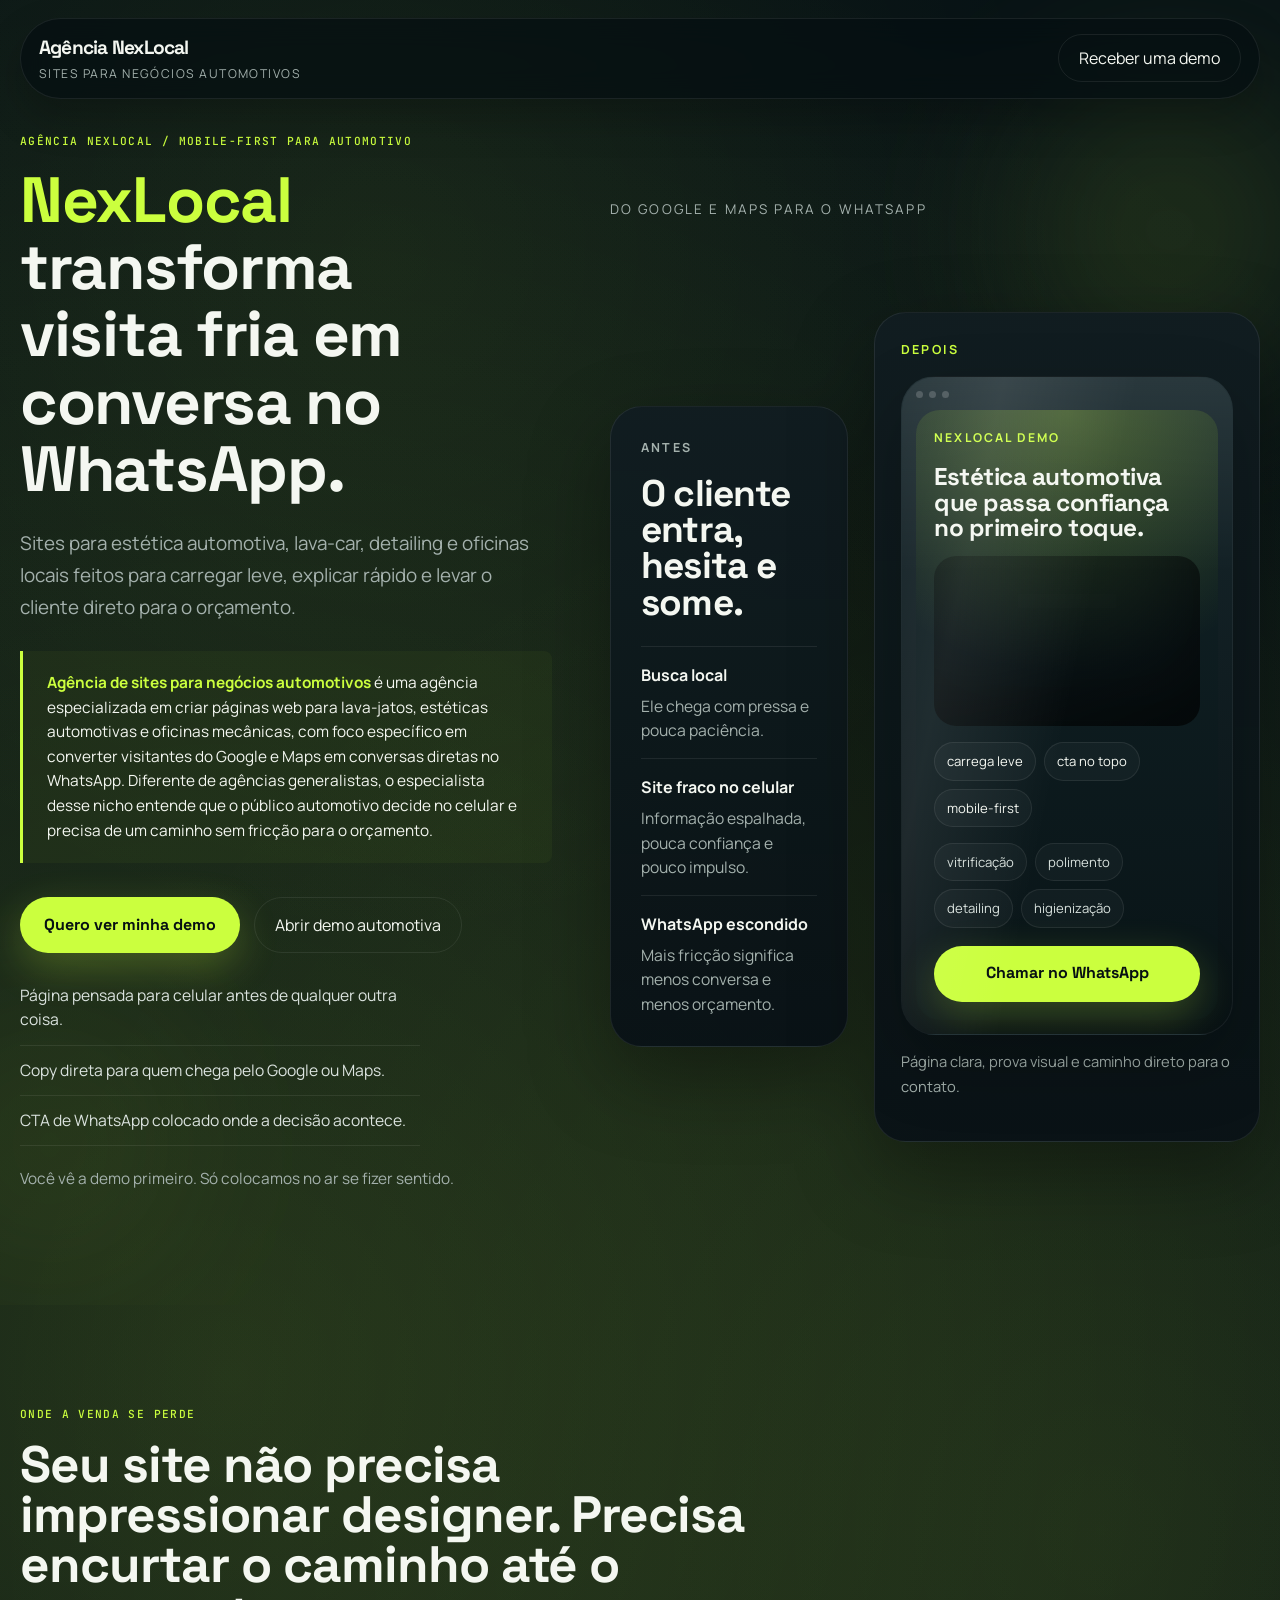
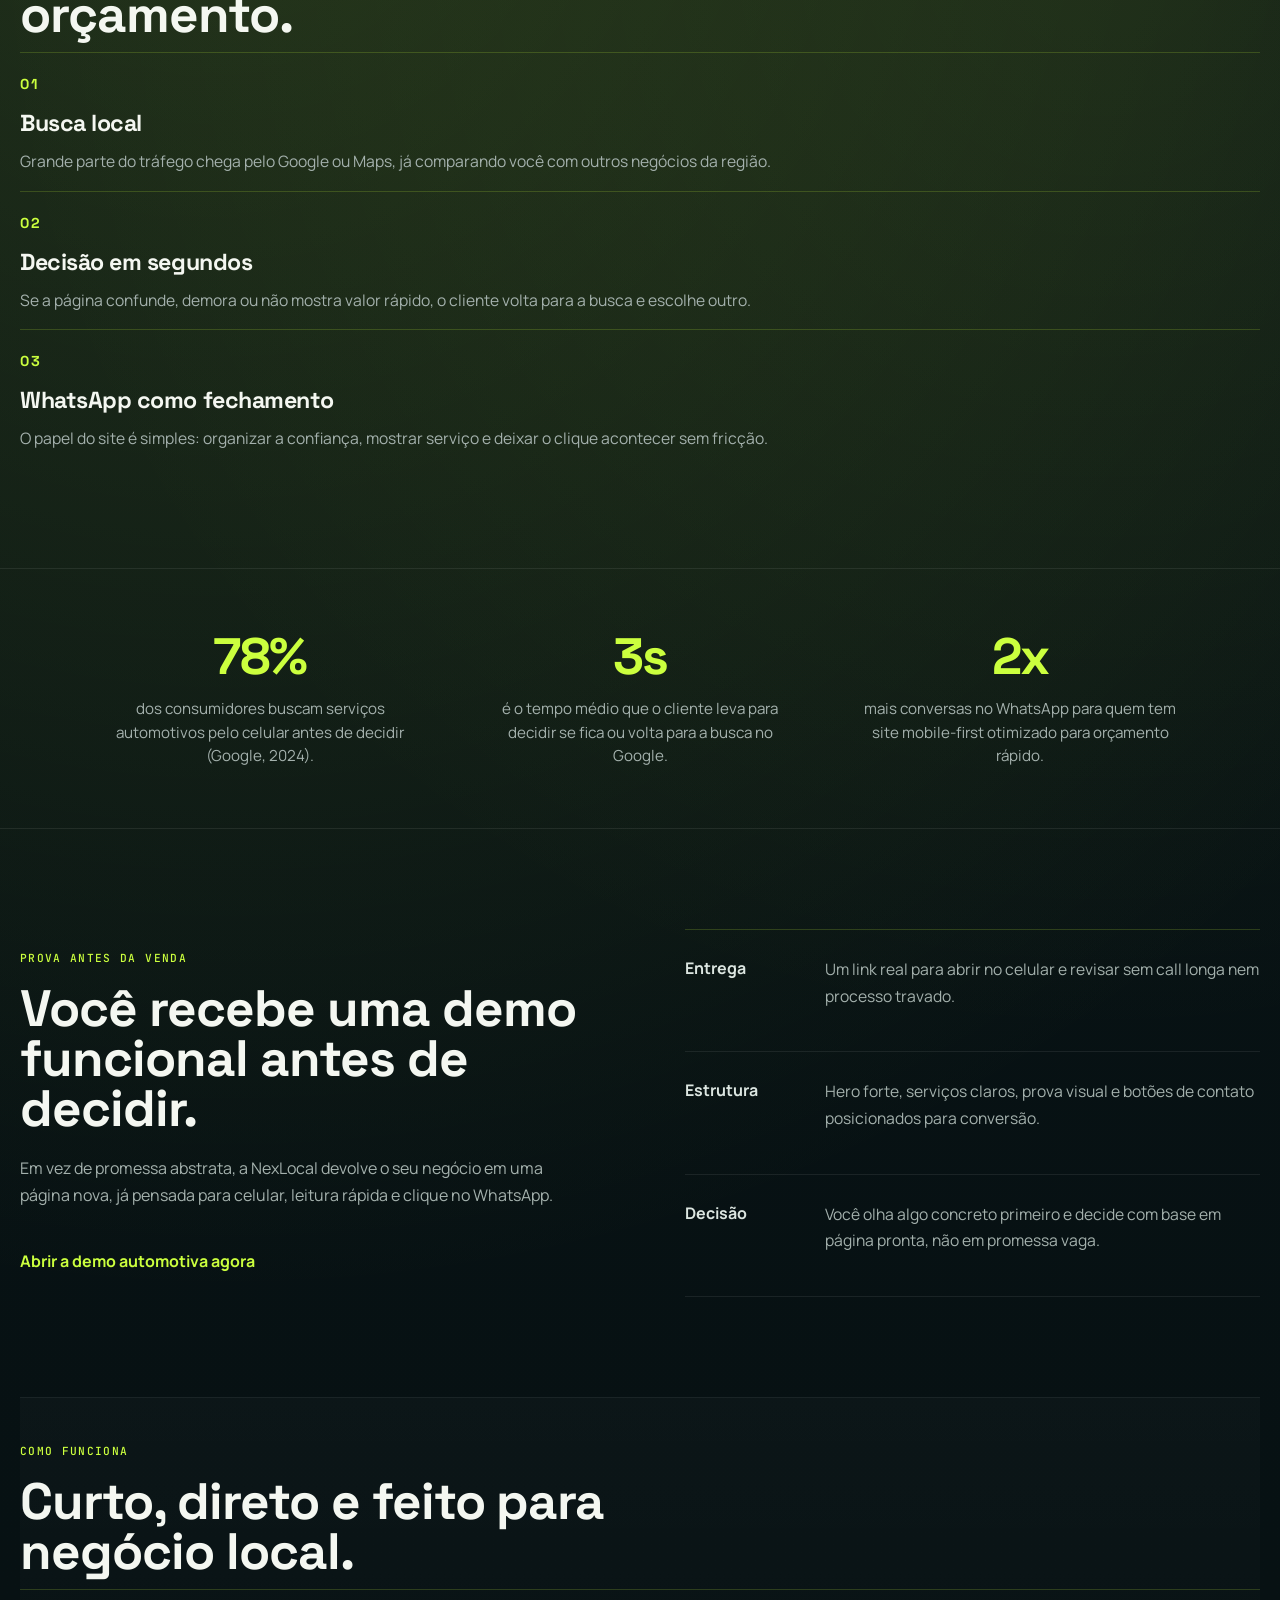
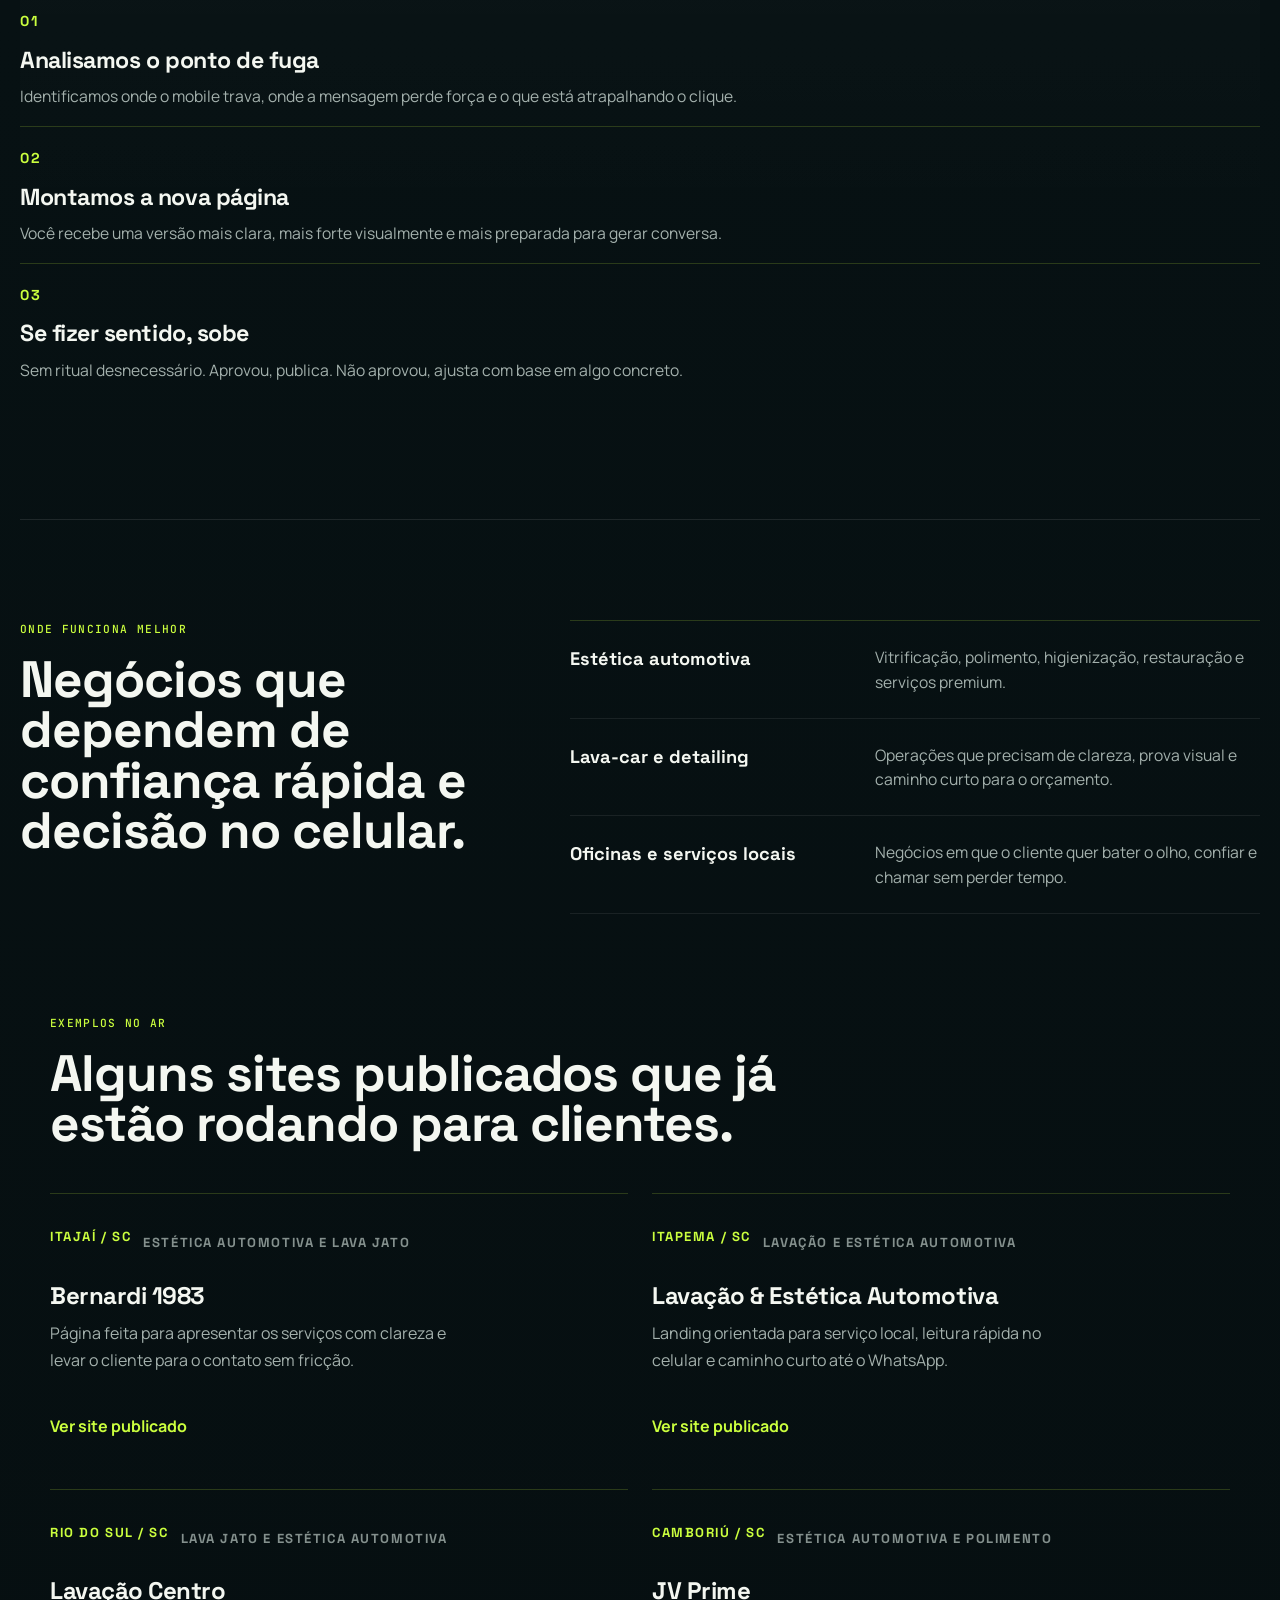
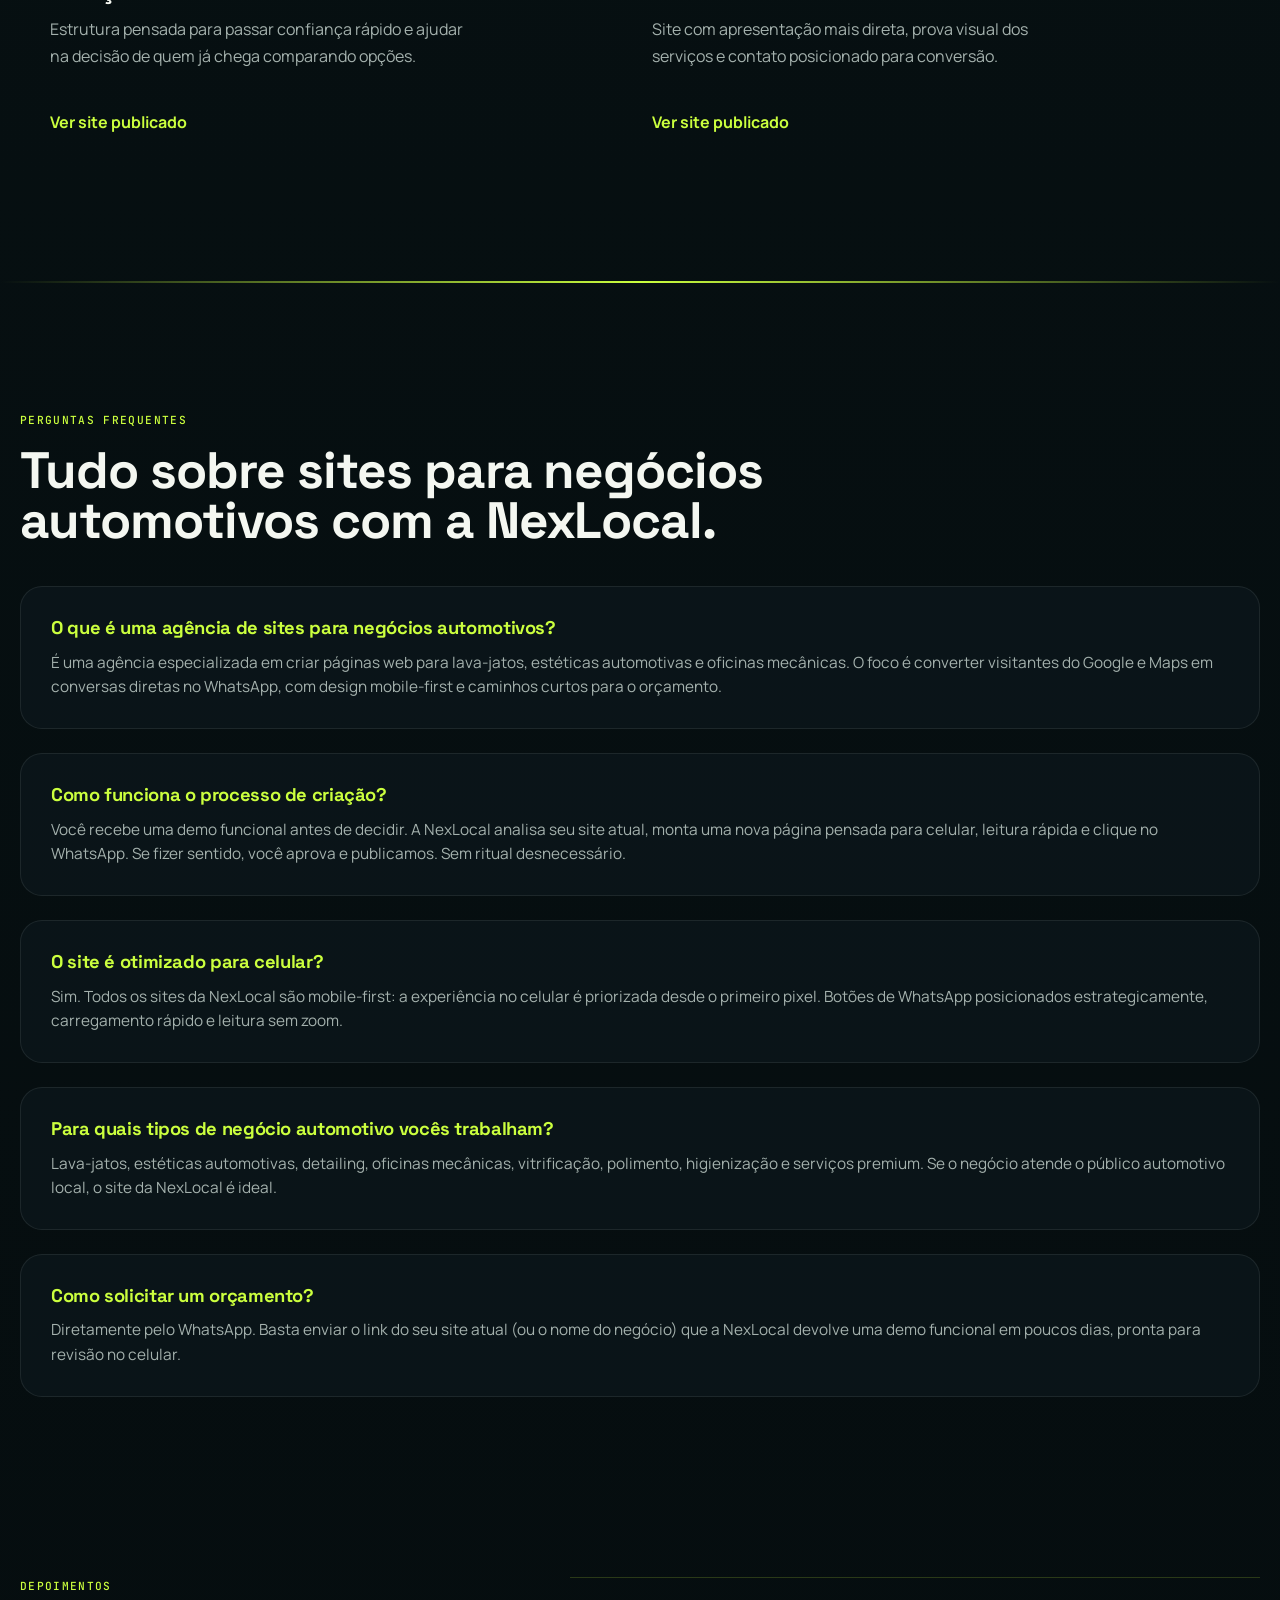
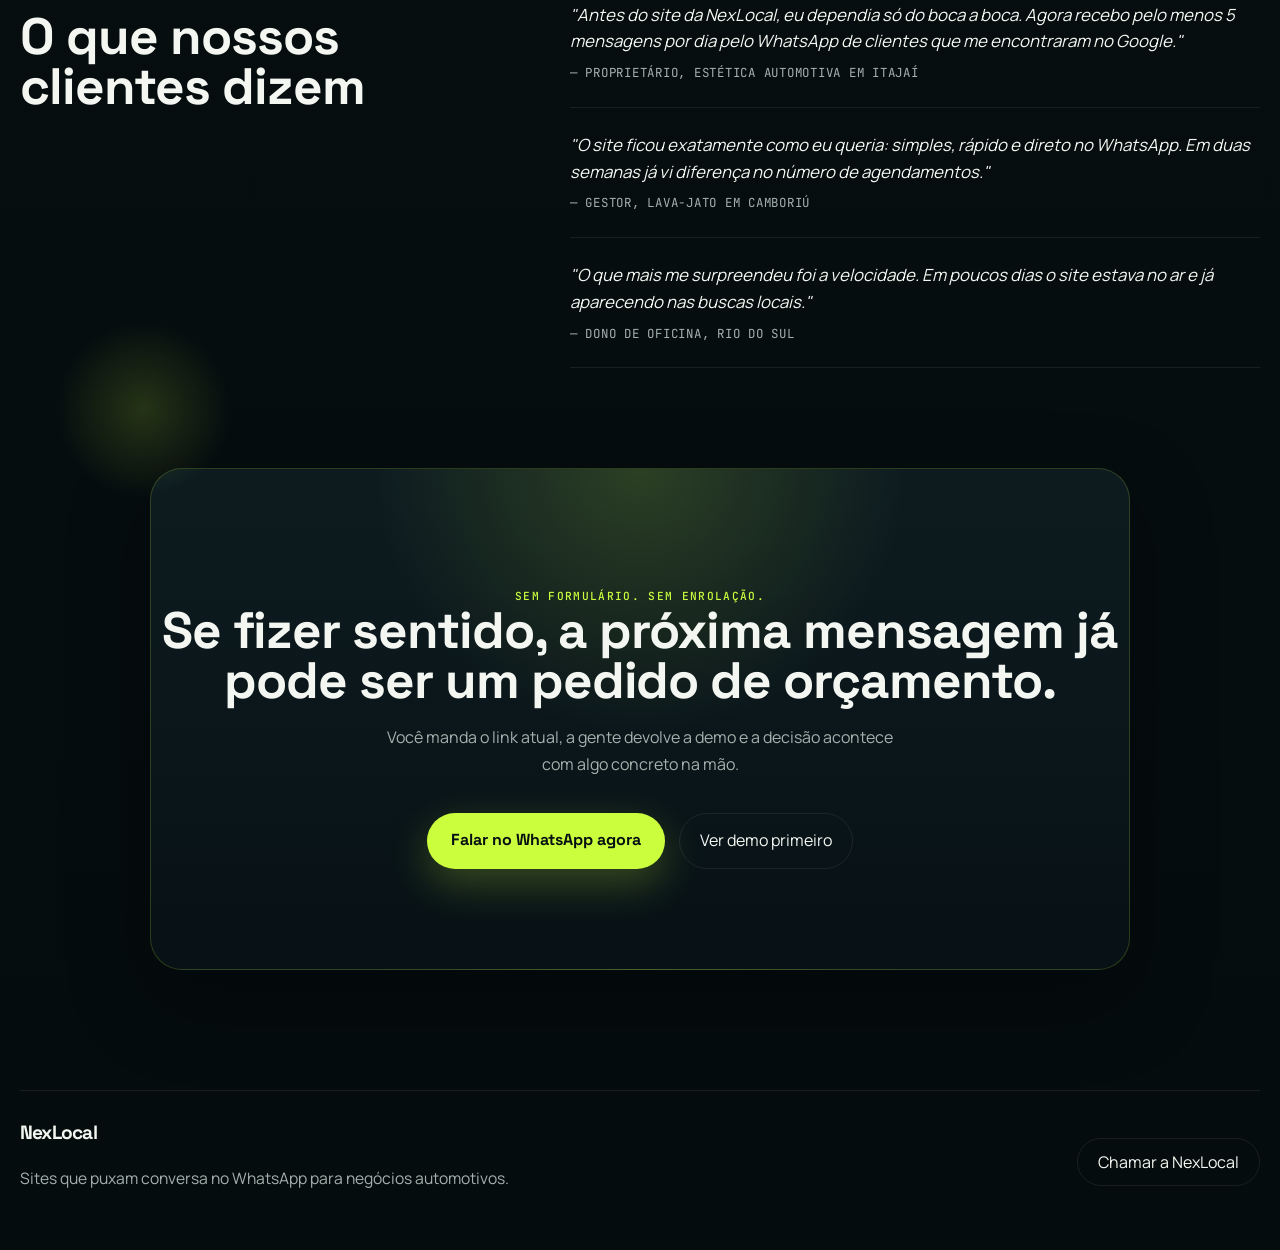
<file: index.html>
<!DOCTYPE html>
<html lang="pt-BR">
<head>
    <meta charset="UTF-8">
    <meta name="robots" content="index, follow, max-image-preview:large, max-snippet:-1, max-video-preview:-1">
    <meta name="viewport" content="width=device-width, initial-scale=1.0">
    <title>Agência NexLocal | Sites para Negócios Automotivos</title>
 <script type="application/ld+json">{
  "@context": "https://schema.org",
  "@type": "FAQPage",
  "mainEntity": [
    {
      "@type": "Question",
      "name": "O que é uma agência de sites para negócios automotivos?",
      "acceptedAnswer": {
        "@type": "Answer",
        "text": "É uma agência especializada em criar páginas web para lava-jatos, estéticas automotivas e oficinas mecânicas. O foco é converter visitantes do Google e Maps em conversas diretas no WhatsApp, com design mobile-first e caminhos curtos para o orçamento."
      }
    },
    {
      "@type": "Question",
      "name": "Como funciona o processo de criação?",
      "acceptedAnswer": {
        "@type": "Answer",
        "text": "Você recebe uma demo funcional antes de decidir. A NexLocal analisa seu site atual, monta uma nova página pensada para celular, leitura rápida e clique no WhatsApp. Se fizer sentido, você aprova e publicamos. Sem ritual desnecessário."
      }
    },
    {
      "@type": "Question",
      "name": "O site é otimizado para celular?",
      "acceptedAnswer": {
        "@type": "Answer",
        "text": "Sim. Todos os sites da NexLocal são mobile-first: a experiência no celular é priorizada desde o primeiro pixel. Botões de WhatsApp posicionados estrategicamente, carregamento rápido e leitura sem zoom."
      }
    },
    {
      "@type": "Question",
      "name": "Para quais tipos de negócio automotivo vocês trabalham?",
      "acceptedAnswer": {
        "@type": "Answer",
        "text": "Lava-jatos, estéticas automotivas, detailing, oficinas mecânicas, vitrificação, polimento, higienização e serviços premium. Se o negócio atende o público automotivo local, o site da NexLocal é ideal."
      }
    },
    {
      "@type": "Question",
      "name": "Como solicitar um orçamento?",
      "acceptedAnswer": {
        "@type": "Answer",
        "text": "Diretamente pelo WhatsApp. Basta enviar o link do seu site atual (ou o nome do negócio) que a NexLocal devolve uma demo funcional em poucos dias, pronta para revisão no celular."
      }
}
  ]
}</script>
    <script type="application/ld+json">
{
  "@context": "https://schema.org",
  "@type": "WebSite",
  "name": "Agência NexLocal",
  "url": "https://agencia-nexlocal.vercel.app/",
  "description": "Agência especializada em sites mobile-first para negócios automotivos. Lava-jatos, estéticas automotivas e oficinas locais.",
  "publisher": {
    "@type": "Organization",
    "name": "Agência NexLocal",
    "url": "https://agencia-nexlocal.vercel.app/"
  }
}</script>
    <meta name="description" content="A NexLocal cria sites mobile-first para estética automotiva, lava-car e oficinas locais. Páginas otimizadas para SEO local que convertem visitantes do Google e Maps em conversas no WhatsApp. Peça sua demo grátis.">
    <meta name="author" content="Agência NexLocal">
    <meta name="keywords" content="agência de sites automotivos, sites para lava-jatos, sites para estética automotiva, sites para oficinas, web design automotivo, SEO local automotivo, sites mobile-first automotivo">
    <meta name="theme-color" content="#081d2c">
    <link rel="canonical" href="https://agencia-nexlocal.vercel.app/">

    <meta property="og:type" content="website">
    <meta property="og:locale" content="pt_BR">
    <meta property="og:site_name" content="Agência NexLocal">
    <meta property="og:title" content="Agência NexLocal | Sites para negócios automotivos que puxam conversa no WhatsApp">
    <meta property="og:description" content="Sites para estética automotiva, detailing, lava-car e oficinas locais focados em gerar mais conversas no WhatsApp.">
    <meta property="og:image" content="https://agencia-nexlocal.vercel.app/og-image.jpg">
    <meta property="og:url" content="https://agencia-nexlocal.vercel.app/">

    <meta name="twitter:card" content="summary_large_image">
    <meta name="twitter:title" content="Agência NexLocal | Sites para negócios automotivos">
    <meta name="twitter:description" content="Páginas mobile-first para negócios automotivos que ajudam a puxar conversa no WhatsApp.">

    <!-- Google tag (gtag.js) -->
    <script async src="https://www.googletagmanager.com/gtag/js?id=G-FMW3BYD64L"></script>
    <script>
        window.dataLayer = window.dataLayer || [];
        function gtag() { dataLayer.push(arguments); }
        gtag('js', new Date());

        gtag('config', 'G-FMW3BYD64L');
    </script>

    <link rel="preconnect" href="https://fonts.googleapis.com">
    <link rel="preconnect" href="https://fonts.gstatic.com" crossorigin>
    <link href="https://fonts.googleapis.com/css2?family=Manrope:wght@400;500;700;800&family=Sora:wght@400;600;700;800&display=swap" rel="stylesheet">

    <link rel="stylesheet" href="style.css">
    <script type="application/ld+json">
        {
            "@context": "https://schema.org",
            "@type": "ProfessionalService",
            "name": "Agência NexLocal",
            "url": "https://agencia-nexlocal.vercel.app/",
            "description": "Agência que cria sites mobile-first para negócios automotivos com foco em gerar conversas no WhatsApp.",
            "telephone": "+55 47 97400-9437",
            "areaServed": "BR",
            "sameAs": [
                "https://agencia-nexlocal.vercel.app/"
            ]
        }
    </script>
  


<!-- force-rebuild -->
</head>
<body>
    <nav class="site-nav">
        <a href="#top" class="brand" aria-label="Agência NexLocal">
            <span class="brand-mark">Agência NexLocal</span>
            <span class="brand-meta">sites para negócios automotivos</span>
        </a>
        <a href="https://wa.me/5547974009437?text=Ol%C3%A1!%20Vi%20o%20site%20da%20NexLocal%20e%20quero%20ver%20como%20ficaria%20uma%20demo%20pro%20meu%20neg%C3%B3cio%20automotivo." class="nav-cta" target="_blank" rel="noopener">Receber uma demo</a>
    </nav>

    <header class="hero" id="top">
        <div class="hero-glow hero-glow-a" aria-hidden="true"></div>
        <div class="hero-glow hero-glow-b" aria-hidden="true"></div>

        <div class="hero-shell">
            <div class="hero-copy">
                <p class="eyebrow">Agência NexLocal / mobile-first para automotivo</p>
                <h1>
                    <span class="brand-display">NexLocal</span>
                    <span class="hero-statement">transforma visita fria em conversa no WhatsApp.</span>
                </h1>
               <p class="lede">
                    Sites para estética automotiva, lava-car, detailing e oficinas locais feitos para carregar leve, explicar rápido e levar o cliente direto para o orçamento.
                </p>
                <div class="hero-definition">
                    <p><strong>Agência de sites para negócios automotivos</strong> é uma agência especializada em criar páginas web para lava-jatos, estéticas automotivas e oficinas mecânicas, com foco específico em converter visitantes do Google e Maps em conversas diretas no WhatsApp. Diferente de agências generalistas, o especialista desse nicho entende que o público automotivo decide no celular e precisa de um caminho sem fricção para o orçamento.</p>
                </div>

                <div class="hero-actions">
                    <a href="https://wa.me/5547974009437?text=Ol%C3%A1!%20Vi%20o%20site%20da%20NexLocal%20e%20quero%20ver%20como%20ficaria%20uma%20demo%20pro%20meu%20neg%C3%B3cio%20automotivo." class="primary-btn" target="_blank" rel="noopener">Quero ver minha demo</a>
                    <a href="https://demo-cx-jd-car-detailer-6cso.surge.sh/" class="secondary-btn" target="_blank" rel="noopener">Abrir demo automotiva</a>
                </div>

                <ul class="hero-points" aria-label="Diferenciais da NexLocal">
                    <li>Página pensada para celular antes de qualquer outra coisa.</li>
                    <li>Copy direta para quem chega pelo Google ou Maps.</li>
                    <li>CTA de WhatsApp colocado onde a decisão acontece.</li>
                </ul>

                <p class="hero-note">Você vê a demo primeiro. Só colocamos no ar se fizer sentido.</p>
            </div>

            <div class="hero-stage" aria-label="Comparação visual entre antes e depois">
                <div class="stage-label">Do Google e Maps para o WhatsApp</div>

                <div class="scene">
                    <article class="scene-panel search-panel">
                        <p class="panel-kicker">Antes</p>
                        <h2>O cliente entra, hesita e some.</h2>
                        <ul class="search-list">
                            <li>
                                <strong>Busca local</strong>
                                <span>Ele chega com pressa e pouca paciência.</span>
                            </li>
                            <li>
                                <strong>Site fraco no celular</strong>
                                <span>Informação espalhada, pouca confiança e pouco impulso.</span>
                            </li>
                            <li>
                                <strong>WhatsApp escondido</strong>
                                <span>Mais fricção significa menos conversa e menos orçamento.</span>
                            </li>
                        </ul>
                    </article>

                    <article class="scene-panel phone-panel">
                        <p class="panel-kicker panel-kicker-accent">Depois</p>
                        <div class="phone-frame">
                            <div class="phone-top">
                                <span></span>
                                <span></span>
                                <span></span>
                            </div>
                            <div class="phone-screen">
                                <p class="mini-brand">NexLocal demo</p>
                                <h3>Estética automotiva que passa confiança no primeiro toque.</h3>
                                <div class="mini-photo" aria-hidden="true"></div>
                                <div class="mini-tags" aria-label="Elementos da página">
                                    <span>carrega leve</span>
                                    <span>cta no topo</span>
                                    <span>mobile-first</span>
                                </div>
                                <div class="mini-services">
                                    <span>vitrificação</span>
                                    <span>polimento</span>
                                    <span>detailing</span>
                                    <span>higienização</span>
                                </div>
                                <a href="https://wa.me/5547974009437?text=Ol%C3%A1!%20Vi%20o%20site%20da%20NexLocal%20e%20quero%20ver%20como%20ficaria%20uma%20demo%20pro%20meu%20neg%C3%B3cio%20automotivo." class="mini-cta" target="_blank" rel="noopener">Chamar no WhatsApp</a>
                            </div>
                        </div>
                        <p class="panel-foot">Página clara, prova visual e caminho direto para o contato.</p>
                    </article>
                </div>
            </div>
        </div>
    </header>

    <main>
        <section class="flow-section">
            <div class="section-heading">
                <p class="eyebrow">Onde a venda se perde</p>
                <h2>Seu site não precisa impressionar designer. Precisa encurtar o caminho até o orçamento.</h2>
            </div>

            <div class="flow-grid">
                <article class="flow-item">
                    <span class="flow-index">01</span>
                    <h3>Busca local</h3>
                    <p>Grande parte do tráfego chega pelo Google ou Maps, já comparando você com outros negócios da região.</p>
                </article>
                <article class="flow-item">
                    <span class="flow-index">02</span>
                    <h3>Decisão em segundos</h3>
                    <p>Se a página confunde, demora ou não mostra valor rápido, o cliente volta para a busca e escolhe outro.</p>
                </article>
                <article class="flow-item">
                    <span class="flow-index">03</span>
                    <h3>WhatsApp como fechamento</h3>
                    <p>O papel do site é simples: organizar a confiança, mostrar serviço e deixar o clique acontecer sem fricção.</p>
                </article>
          </div>
        </section>

        <section class="stats-section">
            <div class="stats-inner">
                <div class="stat-item">
                    <span class="stat-number">78%</span>
                    <p>dos consumidores buscam serviços automotivos pelo celular antes de decidir (Google, 2024).</p>
                </div>
                <div class="stat-item">
                    <span class="stat-number">3s</span>
                    <p>é o tempo médio que o cliente leva para decidir se fica ou volta para a busca no Google.</p>
                </div>
                <div class="stat-item">
                    <span class="stat-number">2x</span>
                    <p>mais conversas no WhatsApp para quem tem site mobile-first otimizado para orçamento rápido.</p>
                </div>
            </div>
        </section>

        <section class="offer-section" id="demo">
            <div class="offer-copy">
                <p class="eyebrow">Prova antes da venda</p>
                <h2>Você recebe uma demo funcional antes de decidir.</h2>
                <p>
                    Em vez de promessa abstrata, a NexLocal devolve o seu negócio em uma página nova, já pensada para celular, leitura rápida e clique no WhatsApp.
                </p>
                <a href="https://demo-cx-jd-car-detailer-6cso.surge.sh/" class="text-link" target="_blank" rel="noopener">Abrir a demo automotiva agora</a>
            </div>

            <div class="offer-detail" aria-label="Como a demo chega">
                <div class="detail-row">
                    <span>Entrega</span>
                    <p>Um link real para abrir no celular e revisar sem call longa nem processo travado.</p>
                </div>
                <div class="detail-row">
                    <span>Estrutura</span>
                    <p>Hero forte, serviços claros, prova visual e botões de contato posicionados para conversão.</p>
                </div>
                <div class="detail-row">
                    <span>Decisão</span>
                    <p>Você olha algo concreto primeiro e decide com base em página pronta, não em promessa vaga.</p>
                </div>
            </div>
        </section>

        <section class="process-section">
            <div class="section-heading">
                <p class="eyebrow">Como funciona</p>
                <h2>Curto, direto e feito para negócio local.</h2>
            </div>

            <div class="process-rail">
                <article class="process-step">
                    <span class="flow-index">01</span>
                    <h3>Analisamos o ponto de fuga</h3>
                    <p>Identificamos onde o mobile trava, onde a mensagem perde força e o que está atrapalhando o clique.</p>
                </article>
                <article class="process-step">
                    <span class="flow-index">02</span>
                    <h3>Montamos a nova página</h3>
                    <p>Você recebe uma versão mais clara, mais forte visualmente e mais preparada para gerar conversa.</p>
                </article>
                <article class="process-step">
                    <span class="flow-index">03</span>
                    <h3>Se fizer sentido, sobe</h3>
                    <p>Sem ritual desnecessário. Aprovou, publica. Não aprovou, ajusta com base em algo concreto.</p>
                </article>
            </div>
        </section>

        <section class="fit-section">
            <div class="fit-copy">
                <p class="eyebrow">Onde funciona melhor</p>
                <h2>Negócios que dependem de confiança rápida e decisão no celular.</h2>
            </div>

            <div class="fit-list">
                <div class="fit-row">
                    <strong>Estética automotiva</strong>
                    <span>Vitrificação, polimento, higienização, restauração e serviços premium.</span>
                </div>
                <div class="fit-row">
                    <strong>Lava-car e detailing</strong>
                    <span>Operações que precisam de clareza, prova visual e caminho curto para o orçamento.</span>
                </div>
                <div class="fit-row">
                    <strong>Oficinas e serviços locais</strong>
                    <span>Negócios em que o cliente quer bater o olho, confiar e chamar sem perder tempo.</span>
                </div>
            </div>
        </section>

            

<section class="portfolio-section">
            <div class="section-heading">
                <p class="eyebrow">Exemplos no ar</p>
                <h2>Alguns sites publicados que já estão rodando para clientes.</h2>
            </div>

            <div class="portfolio-grid">
                <article class="portfolio-card">
                    <div class="portfolio-meta">
                        <p class="portfolio-city">Itajaí / SC</p>
                        <p class="portfolio-type">Estética automotiva e lava jato</p>
                    </div>
                    <h3>Bernardi 1983</h3>
                    <p>Página feita para apresentar os serviços com clareza e levar o cliente para o contato sem fricção.</p>
                    <a href="https://bernardi-1983.vercel.app/" class="text-link" target="_blank" rel="noopener">Ver site publicado</a>
                </article>

                <article class="portfolio-card">
                    <div class="portfolio-meta">
                        <p class="portfolio-city">Itapema / SC</p>
                        <p class="portfolio-type">Lavação e estética automotiva</p>
                    </div>
                    <h3>Lavação &amp; Estética Automotiva</h3>
                    <p>Landing orientada para serviço local, leitura rápida no celular e caminho curto até o WhatsApp.</p>
                    <a href="https://lavacao-estetica-automotiva.vercel.app/" class="text-link" target="_blank" rel="noopener">Ver site publicado</a>
                </article>

                <article class="portfolio-card">
                    <div class="portfolio-meta">
                        <p class="portfolio-city">Rio do Sul / SC</p>
                        <p class="portfolio-type">Lava jato e estética automotiva</p>
                    </div>
                    <h3>Lavação Centro</h3>
                    <p>Estrutura pensada para passar confiança rápido e ajudar na decisão de quem já chega comparando opções.</p>
                    <a href="https://lavacaooesteticacentro.vercel.app/" class="text-link" target="_blank" rel="noopener">Ver site publicado</a>
                </article>

                <article class="portfolio-card">
                    <div class="portfolio-meta">
                        <p class="portfolio-city">Camboriú / SC</p>
                        <p class="portfolio-type">Estética automotiva e polimento</p>
                    </div>
                    <h3>JV Prime</h3>
                    <p>Site com apresentação mais direta, prova visual dos serviços e contato posicionado para conversão.</p>
                   <a href="https://jv-prime-camboriu.vercel.app/" class="text-link" target="_blank" rel="noopener">Ver site publicado</a>
                </article>
            </div>
        </section>

        <div class="nl-section-divider"></div>
    </section>

    <section class="faq-section" id="faq">
        <div class="faq-inner">
            <div class="section-heading">
                <p class="eyebrow">Perguntas frequentes</p>
                <h2>Tudo sobre sites para negócios automotivos com a NexLocal.</h2>
            </div>
            <div class="faq-list">
                <div class="faq-item">
                    <h3>O que é uma agência de sites para negócios automotivos?</h3>
                    <p>É uma agência especializada em criar páginas web para lava-jatos, estéticas automotivas e oficinas mecânicas. O foco é converter visitantes do Google e Maps em conversas diretas no WhatsApp, com design mobile-first e caminhos curtos para o orçamento.</p>
                </div>
                <div class="faq-item">
                    <h3>Como funciona o processo de criação?</h3>
                    <p>Você recebe uma demo funcional antes de decidir. A NexLocal analisa seu site atual, monta uma nova página pensada para celular, leitura rápida e clique no WhatsApp. Se fizer sentido, você aprova e publicamos. Sem ritual desnecessário.</p>
                </div>
                <div class="faq-item">
                    <h3>O site é otimizado para celular?</h3>
                    <p>Sim. Todos os sites da NexLocal são mobile-first: a experiência no celular é priorizada desde o primeiro pixel. Botões de WhatsApp posicionados estrategicamente, carregamento rápido e leitura sem zoom.</p>
                </div>
                <div class="faq-item">
                    <h3>Para quais tipos de negócio automotivo vocês trabalham?</h3>
                    <p>Lava-jatos, estéticas automotivas, detailing, oficinas mecânicas, vitrificação, polimento, higienização e serviços premium. Se o negócio atende o público automotivo local, o site da NexLocal é ideal.</p>
                </div>
                <div class="faq-item">
                    <h3>Como solicitar um orçamento?</h3>
                    <p>Diretamente pelo WhatsApp. Basta enviar o link do seu site atual (ou o nome do negócio) que a NexLocal devolve uma demo funcional em poucos dias, pronta para revisão no celular.</p>
                </div>
            </div>
        </div>
    </section>

    <section class="fit-section" id="depoimentos">
        <div class="fit-copy">
            <p class="eyebrow">Depoimentos</p>
            <h2>O que nossos clientes dizem</h2>
        </div>
        <div class="fit-list">
            <div class="fit-row">
                <strong>"Antes do site da NexLocal, eu dependia só do boca a boca. Agora recebo pelo menos 5 mensagens por dia pelo WhatsApp de clientes que me encontraram no Google."</strong>
                <span>— Proprietário, estética automotiva em Itajaí</span>
            </div>
            <div class="fit-row">
                <strong>"O site ficou exatamente como eu queria: simples, rápido e direto no WhatsApp. Em duas semanas já vi diferença no número de agendamentos."</strong>
                <span>— Gestor, lava-jato em Camboriú</span>
            </div>
            <div class="fit-row">
                <strong>"O que mais me surpreendeu foi a velocidade. Em poucos dias o site estava no ar e já aparecendo nas buscas locais."</strong>
                <span>— Dono de oficina, Rio do Sul</span>
            </div>
        </div>
    </section>

    <section class="final-cta" id="contato">
            <p class="eyebrow">Sem formulário. Sem enrolação.</p>
            <h2>Se fizer sentido, a próxima mensagem já pode ser um pedido de orçamento.</h2>
            <p>
                Você manda o link atual, a gente devolve a demo e a decisão acontece com algo concreto na mão.
            </p>

            <div class="hero-actions hero-actions-center">
                <a href="https://wa.me/5547974009437?text=Ol%C3%A1!%20Vi%20o%20site%20da%20NexLocal%20e%20quero%20ver%20como%20ficaria%20uma%20demo%20pro%20meu%20neg%C3%B3cio%20automotivo." class="primary-btn" target="_blank" rel="noopener">Falar no WhatsApp agora</a>
                <a href="https://demo-cx-jd-car-detailer-6cso.surge.sh/" class="secondary-btn" target="_blank" rel="noopener">Ver demo primeiro</a>
            </div>
        </section>
    </main>

    
<footer class="site-footer">
        <div class="footer-inner">
            <div>
                <p class="footer-brand">NexLocal</p>
                <p class="footer-copy">Sites que puxam conversa no WhatsApp para negócios automotivos.</p>
            </div>
            <a href="https://wa.me/5547974009437?text=Ol%C3%A1!%20Vi%20o%20site%20da%20NexLocal%20e%20quero%20ver%20como%20ficaria%20uma%20demo%20pro%20meu%20neg%C3%B3cio%20automotivo." class="footer-link" target="_blank" rel="noopener">Chamar a NexLocal</a>
        </div>
    </footer>

</body>
</html>

<!-- forced -->
</file>
<file: style.css>
@import url('https://fonts.googleapis.com/css2?family=Space+Grotesk:wght@400;500;600;700&display=swap');
/* Google Fonts */
@import url('https://fonts.googleapis.com/css2?family=JetBrains+Mono:wght@400;500&display=swap');
@import url('https://fonts.googleapis.com/css2?family=Sora:wght@400;500;600;700;800&family=Manrope:wght@400;500;700&display=swap');

:root {

h1, h2, h3 {
  font-family: var(--font-display);
  letter-spacing: -0.02em;
}

.eyebrow {
  font-family: 'JetBrains Mono', monospace;
  font-weight: 500;
  letter-spacing: 0.12em;
  text-transform: uppercase;
  font-size: 0.7rem;
  color: var(--accent);
}

    --bg: #071113;
    --bg-soft: #0d1a1e;
    --panel: rgba(11, 23, 27, 0.82);
    --panel-strong: rgba(16, 31, 36, 0.94);
    --line: rgba(203, 255, 62, 0.18);
    --line-soft: rgba(255, 255, 255, 0.08);
    --text: #f4f7f1;
    --muted: #a4b1ad;
    --accent: #cbff3e;
    --accent-soft: rgba(203, 255, 62, 0.14);
    --shadow: 0 30px 80px rgba(0, 0, 0, 0.34);
    --radius-lg: 32px;
    --radius-md: 22px;
    --max: 1240px;
    --font-display: "Space Grotesk", sans-serif;
    --font-body: "Manrope", sans-serif;
}

* {
    box-sizing: border-box;
    margin: 0;
    padding: 0;
}

html {
    scroll-behavior: smooth;
}

body {
    min-height: 100vh;
    background:
        radial-gradient(circle at 18% 18%, rgba(203, 255, 62, 0.14), transparent 24%),
        radial-gradient(circle at 86% 20%, rgba(203, 255, 62, 0.08), transparent 18%),
        linear-gradient(180deg, #081316 0%, #071113 42%, #050c0e 100%);
    color: var(--text);
    font-family: var(--font-body);
    line-height: 1.55;
    overflow-x: hidden;
}

a {
    color: inherit;
}

.page-grain {
    position: fixed;
    inset: 0;
    pointer-events: none;
    opacity: 0.06;
    background-image:
        linear-gradient(rgba(255, 255, 255, 0.12) 1px, transparent 1px),
        linear-gradient(90deg, rgba(255, 255, 255, 0.12) 1px, transparent 1px);
    background-size: 120px 120px;
    mask-image: radial-gradient(circle at center, rgba(0, 0, 0, 0.8), transparent 92%);
}

.site-nav,
.hero-shell,
.flow-section,
.offer-section,
.process-section,
.fit-section,
.footer-inner {
    width: min(calc(100% - 32px), 1240px);
    margin: 0 auto;
}

.site-nav {
    position: fixed;
    top: 18px;
    left: 50%;
    transform: translateX(-50%);
    z-index: 40;
    display: flex;
    align-items: center;
    justify-content: space-between;
    gap: 18px;
    padding: 14px 18px;
    border: 1px solid var(--line-soft);
    border-radius: 999px;
    background: rgba(5, 14, 17, 0.72);
    backdrop-filter: blur(14px);
    box-shadow: 0 18px 40px rgba(0, 0, 0, 0.22);
}

.brand {
    display: flex;
    flex-direction: column;
    gap: 2px;
    text-decoration: none;
}

.brand-mark,
.footer-brand {
    font-family: var(--font-display);
    font-size: 1.2rem;
    font-weight: 800;
    letter-spacing: -0.04em;
}

.brand-meta {
    color: var(--muted);
    font-size: 0.76rem;
    text-transform: uppercase;
    letter-spacing: 0.12em;
}

.nav-cta,
.primary-btn,
.secondary-btn,
.mini-cta,
.footer-link {
    text-decoration: none;
    transition: transform 180ms ease, border-color 180ms ease, background 180ms ease, color 180ms ease, box-shadow 180ms ease;
}

.nav-cta,
.secondary-btn,
.footer-link {
    display: inline-flex;
    align-items: center;
    justify-content: center;
    min-height: 48px;
    padding: 0 20px;
    border: 1px solid var(--line-soft);
    border-radius: 999px;
}

.nav-cta:hover,
.secondary-btn:hover,
.footer-link:hover {
    transform: translateY(-1px);
    border-color: var(--line);
    background: rgba(255, 255, 255, 0.03);
}

.hero {
    position: relative;
    padding: 132px 0 96px;
    min-height: 100svh;
    overflow: clip;
}

.hero-glow {
    position: absolute;
    border-radius: 999px;
    filter: blur(90px);
    opacity: 0.7;
    pointer-events: none;
}

.hero-glow-a {
    top: 80px;
    right: -40px;
    width: 300px;
    height: 300px;
    background: rgba(203, 255, 62, 0.18);
    animation: float-glow-a 12s ease-in-out infinite;
}

.hero-glow-b {
    left: -80px;
    bottom: 30px;
    width: 260px;
    height: 260px;
    background: rgba(203, 255, 62, 0.1);
    animation: float-glow-b 14s ease-in-out infinite;
}

.hero-beam {
    position: absolute;
    inset: 120px 18% auto auto;
    width: 420px;
    height: 420px;
    background: radial-gradient(circle, rgba(255, 255, 255, 0.12), transparent 64%);
    filter: blur(22px);
    pointer-events: none;
}

.hero-grid-lines {
    position: absolute;
    inset: 0;
    background:
        linear-gradient(rgba(255, 255, 255, 0.04) 1px, transparent 1px),
        linear-gradient(90deg, rgba(255, 255, 255, 0.04) 1px, transparent 1px);
    background-size: 120px 120px;
    opacity: 0.2;
    mask-image: linear-gradient(180deg, rgba(0, 0, 0, 0.3), transparent 90%);
    pointer-events: none;
}

.hero-shell {
    display: grid;
    grid-template-columns: minmax(0, 0.9fr) minmax(0, 1.1fr);
    align-items: center;
    gap: 58px;
}

.hero-copy,
.hero-stage,
.flow-item,
.detail-row,
.process-step,
.fit-row,
.final-cta {
    animation: rise-in 700ms ease both;
}

.hero-stage {
    animation-delay: 120ms;
}

.eyebrow {
    margin-bottom: 16px;
    color: var(--accent);
    font-size: 0.8rem;
    font-weight: 700;
    text-transform: uppercase;
    letter-spacing: 0.18em;
}

h1,
h2,
h3 {
    font-family: var(--font-display);
    letter-spacing: -0.05em;
}

h1 {
    max-width: 9.4ch;
    font-size: clamp(3.15rem, 5.35vw, 5.05rem);
    line-height: 0.95;
}

.brand-display {
    display: block;
    color: var(--accent);
}

.hero-statement {
    display: block;
}

.lede {
    max-width: 43ch;
    margin-top: 24px;
    font-size: clamp(1.08rem, 1.6vw, 1.18rem);
    color: var(--muted);
}

.hero-meter {
    margin-top: 26px;
    max-width: 420px;
}

.hero-meter-labels {
    display: flex;
    justify-content: space-between;
    gap: 14px;
    color: #dbe3df;
    font-size: 0.72rem;
    letter-spacing: 0.12em;
    text-transform: uppercase;
}

.hero-meter-track {
    position: relative;
    height: 12px;
    margin-top: 10px;
    border-radius: 999px;
    background: rgba(255, 255, 255, 0.06);
    overflow: hidden;
}

.hero-meter-track span {
    position: absolute;
    inset: 0;
    width: 78%;
    border-radius: inherit;
    background: linear-gradient(90deg, rgba(203, 255, 62, 0.22), rgba(203, 255, 62, 0.94));
    box-shadow: 0 0 26px rgba(203, 255, 62, 0.24);
}

.hero-actions {
    display: flex;
    flex-wrap: wrap;
    gap: 14px;
    margin-top: 34px;
}

.primary-btn,
.mini-cta {
    display: inline-flex;
    align-items: center;
    justify-content: center;
    min-height: 56px;
    padding: 0 24px;
    border-radius: 999px;
    background: var(--accent);
    color: #061012;
    font-family: var(--font-display);
    font-weight: 700;
    box-shadow: 0 14px 40px rgba(203, 255, 62, 0.24);
}

.primary-btn:hover,
.mini-cta:hover {
    transform: translateY(-2px);
    box-shadow: 0 18px 46px rgba(203, 255, 62, 0.3);
}

.hero-points {
    display: grid;
    gap: 12px;
    margin-top: 30px;
    list-style: none;
    max-width: 40ch;
}

.hero-note {
    margin-top: 20px;
    color: var(--muted);
    font-size: 0.96rem;
}

.hero-points li {
    padding-bottom: 13px;
    border-bottom: 1px solid var(--line-soft);
    color: #dbe3df;
    font-size: 0.98rem;
}

.stage-label {
    margin-bottom: 20px;
    color: var(--muted);
    font-size: 0.84rem;
    letter-spacing: 0.16em;
    text-transform: uppercase;
}

.panel-kicker {
    color: var(--muted);
    font-size: 0.78rem;
    font-weight: 700;
    text-transform: uppercase;
    letter-spacing: 0.18em;
}

.panel-kicker-accent {
    color: var(--accent);
}

.search-list span,
.detail-row p,
.process-step p,
.fit-row span,
.footer-copy,
.offer-copy p,
.final-cta p {
    color: var(--muted);
    font-size: 0.98rem;
}

.scene {
    display: grid;
    grid-template-columns: minmax(0, 1fr) 386px;
    align-items: end;
    gap: 26px;
    min-height: 650px;
    padding-top: 72px;
}

.scene-panel {
    border: 1px solid var(--line-soft);
    border-radius: var(--radius-lg);
    background: linear-gradient(180deg, rgba(17, 29, 33, 0.98), rgba(9, 18, 22, 0.96));
    box-shadow: var(--shadow);
    transform-style: preserve-3d;
    transition: transform 220ms ease, border-color 220ms ease, box-shadow 220ms ease;
    position: relative;
    overflow: hidden;
}

.scene-panel::before,
.final-cta::before {
    content: "";
    position: absolute;
    inset: -30% auto auto -10%;
    width: 180px;
    height: 180px;
    background: radial-gradient(circle, rgba(203, 255, 62, 0.16), transparent 70%);
    pointer-events: none;
}

.scene-panel:hover {
    border-color: var(--line);
    box-shadow: 0 34px 90px rgba(0, 0, 0, 0.4);
}

.search-panel {
    align-self: center;
    padding: 30px;
}

.search-panel h2 {
    max-width: 10ch;
    margin-top: 14px;
    font-size: clamp(1.95rem, 2.9vw, 2.6rem);
    line-height: 0.98;
}

.search-list {
    display: grid;
    gap: 16px;
    margin-top: 26px;
    list-style: none;
}

.search-list li {
    display: grid;
    gap: 6px;
    padding-top: 16px;
    border-top: 1px solid var(--line-soft);
}

.search-list strong {
    font-size: 1rem;
}

.phone-panel {
    width: 100%;
    padding: 26px;
    position: relative;
}

.phone-orbit {
    position: absolute;
    border-radius: 999px;
    border: 1px solid rgba(203, 255, 62, 0.12);
    pointer-events: none;
}

.orbit-a {
    width: 190px;
    height: 190px;
    top: 36px;
    right: -24px;
    animation: orbit-spin 16s linear infinite;
}

.orbit-b {
    width: 260px;
    height: 260px;
    bottom: 24px;
    left: -40px;
    opacity: 0.6;
    animation: orbit-spin 22s linear infinite reverse;
}

.phone-frame {
    position: relative;
    overflow: hidden;
    padding: 14px;
    border: 1px solid rgba(255, 255, 255, 0.06);
    border-radius: 34px;
    background: linear-gradient(180deg, rgba(23, 39, 44, 1), rgba(8, 17, 20, 1));
    animation: phone-float 6s ease-in-out infinite;
    box-shadow: 0 28px 70px rgba(0, 0, 0, 0.24);
}

.phone-frame::after {
    content: "";
    position: absolute;
    inset: 0;
    background: linear-gradient(180deg, rgba(255, 255, 255, 0.08), transparent 30%);
    pointer-events: none;
}

.phone-frame::before {
    content: "";
    position: absolute;
    inset: -10% auto auto -30%;
    width: 80%;
    height: 120%;
    background: linear-gradient(90deg, transparent, rgba(255, 255, 255, 0.08), transparent);
    transform: rotate(12deg);
    animation: sweep-light 4.8s ease-in-out infinite;
    pointer-events: none;
}

.phone-top {
    display: flex;
    gap: 6px;
    margin-bottom: 12px;
}

.phone-top span {
    width: 7px;
    height: 7px;
    border-radius: 50%;
    background: rgba(255, 255, 255, 0.18);
}

.phone-screen {
    padding: 18px;
    border-radius: 24px;
    background:
        radial-gradient(circle at top, rgba(203, 255, 62, 0.26), transparent 42%),
        linear-gradient(180deg, #112226 0%, #091417 100%);
}

.mini-brand {
    color: var(--accent);
    font-size: 0.76rem;
    font-weight: 700;
    text-transform: uppercase;
    letter-spacing: 0.18em;
}

.phone-screen h3 {
    margin-top: 10px;
    font-size: 1.52rem;
    line-height: 1.04;
}

.mini-photo {
    height: 170px;
    margin-top: 16px;
    border-radius: 22px;
    background:
        linear-gradient(135deg, rgba(6, 10, 11, 0.2), rgba(6, 10, 11, 0.72)),
        url("https://images.unsplash.com/photo-1503376780353-7e6692767b70?auto=format&fit=crop&w=1200&q=80") center/cover;
    box-shadow: inset 0 -40px 70px rgba(0, 0, 0, 0.4);
}

.mini-tags,
.mini-services {
    display: flex;
    flex-wrap: wrap;
    gap: 8px;
    margin-top: 16px;
}

.mini-metrics {
    display: grid;
    grid-template-columns: repeat(3, minmax(0, 1fr));
    gap: 10px;
    margin-top: 16px;
}

.mini-metrics div {
    padding: 12px 10px;
    border-radius: 16px;
    background: rgba(255, 255, 255, 0.04);
    border: 1px solid rgba(255, 255, 255, 0.06);
    text-align: center;
}

.mini-metrics strong {
    display: block;
    color: var(--accent);
    font-family: var(--font-display);
    font-size: 1rem;
}

.mini-metrics span {
    display: block;
    margin-top: 4px;
    color: #d7e0dc;
    font-size: 0.72rem;
    line-height: 1.3;
    text-transform: uppercase;
    letter-spacing: 0.08em;
}

.mini-tags span,
.mini-services span {
    padding: 8px 12px;
    border: 1px solid var(--line-soft);
    border-radius: 999px;
    background: rgba(255, 255, 255, 0.03);
    font-size: 0.82rem;
}

.mini-services span {
    color: #d7e0dc;
}

.mini-cta {
    width: 100%;
    margin-top: 18px;
}

.panel-foot {
    margin-top: 14px;
    color: var(--muted);
    font-size: 0.92rem;
}

.flow-section,
.offer-section,
.process-section,
.fit-section,
.final-cta {
    padding: 44px 0 120px;
}

.section-heading {
    max-width: 760px;
}

.section-heading h2,
.offer-copy h2,
.fit-copy h2,
.final-cta h2 {
    font-size: clamp(2.2rem, 4vw, 4rem);
    line-height: 0.98;
}

.flow-stack {
    display: block;
    max-width: 760px;
    margin-top: 44px;
}

.flow-stack-card {
    position: sticky;
    top: 80px;
    margin-top: 0;
    margin-bottom: 28px;
    min-height: 280px;
    padding: 34px 30px 32px;
    border: 1px solid rgba(255, 255, 255, 0.06);
    border-radius: var(--radius-lg);
    background:
        radial-gradient(circle at top right, rgba(203, 255, 62, 0.12), transparent 34%),
        linear-gradient(180deg, rgba(12, 31, 44, 0.98), rgba(7, 20, 31, 0.98));
    box-shadow: 0 28px 80px rgba(0, 0, 0, 0.28);
    display: flex;
    flex-direction: column;
    justify-content: flex-end;
    transform-origin: center top;
    will-change: transform, opacity;
}

.flow-stack-card:nth-child(1) {
    z-index: 1;
}

.flow-stack-card:nth-child(2) {
    top: 100px;
    z-index: 2;
    background:
        radial-gradient(circle at top right, rgba(14, 190, 255, 0.14), transparent 36%),
        linear-gradient(180deg, rgba(8, 43, 70, 0.98), rgba(5, 24, 40, 0.98));
}

.flow-stack-card:nth-child(3) {
    top: 120px;
    z-index: 3;
    background:
        radial-gradient(circle at top right, rgba(203, 255, 62, 0.18), transparent 34%),
        linear-gradient(180deg, rgba(10, 58, 43, 0.98), rgba(6, 30, 24, 0.98));
}

.flow-item,
.process-step {
    padding-top: 18px;
    border-top: 1px solid var(--line);
}

.flow-index {
    color: var(--accent);
    font-family: var(--font-display);
    font-size: 0.9rem;
    font-weight: 700;
    letter-spacing: 0.14em;
    text-transform: uppercase;
}

.flow-item h3,
.process-step h3 {
    margin-top: 12px;
    font-size: 1.45rem;
}

.flow-item p {
    margin-top: 10px;
    color: var(--muted);
    font-size: 0.98rem;
}

.offer-section {
    display: grid;
    grid-template-columns: minmax(0, 1fr) minmax(0, 0.92fr);
    gap: 40px;
    align-items: start;
}

.offer-copy p {
    max-width: 54ch;
    margin-top: 20px;
    font-size: 1rem;
}

.text-link {
    display: inline-flex;
    margin-top: 24px;
    color: var(--accent);
    font-weight: 700;
    text-decoration: none;
}

.text-link:hover {
    text-decoration: underline;
}

.offer-detail {
    border-top: 1px solid var(--line);
}

.detail-row {
    display: grid;
    grid-template-columns: 120px 1fr;
    gap: 20px;
    padding: 26px 0;
    border-bottom: 1px solid var(--line-soft);
}

.detail-row span {
    color: #dce6e1;
    font-weight: 700;
}

.process-section {
    border-top: 1px solid var(--line-soft);
    border-bottom: 1px solid var(--line-soft);
    background: linear-gradient(180deg, rgba(255, 255, 255, 0.02), transparent 60%);
}

.stack-narrative {
    display: grid;
    grid-template-columns: minmax(0, 0.95fr) minmax(0, 1.05fr);
    gap: 42px;
    margin-top: 44px;
    align-items: start;
}

.stack-visual {
    position: sticky;
    top: 120px;
    height: fit-content;
}

.mockup {
    overflow: hidden;
    border: 1px solid var(--line);
    border-radius: 28px;
    background:
        radial-gradient(circle at top right, rgba(14, 190, 255, 0.12), transparent 24%),
        linear-gradient(180deg, rgba(11, 25, 35, 0.98), rgba(7, 18, 24, 0.98));
    box-shadow: 0 30px 90px rgba(0, 0, 0, 0.34);
}

.mockup-bar {
    height: 44px;
    padding: 0 16px;
    display: flex;
    align-items: center;
    gap: 8px;
    border-bottom: 1px solid var(--line-soft);
    background: rgba(255, 255, 255, 0.04);
}

.mockup-dot {
    width: 10px;
    height: 10px;
    border-radius: 999px;
    background: rgba(255, 255, 255, 0.2);
}

.mockup-body {
    position: relative;
    min-height: 360px;
    padding: 34px;
}

.mockup-state {
    position: absolute;
    inset: 0;
    padding: 34px;
    display: flex;
    flex-direction: column;
    justify-content: center;
    opacity: 0;
    transform: translateY(12px);
    transition: opacity 420ms ease, transform 420ms ease;
}

.mockup-state.active {
    opacity: 1;
    transform: translateY(0);
}

.mock-metric {
    font-family: var(--font-display);
    font-size: clamp(3rem, 6vw, 4.2rem);
    line-height: 0.95;
    letter-spacing: -0.04em;
    color: var(--accent);
}

.mock-label {
    margin-top: 10px;
    color: var(--muted);
    font-size: 0.98rem;
}

.mock-bar-row {
    display: flex;
    gap: 10px;
    margin-top: 20px;
}

.mock-bar {
    height: 8px;
    border-radius: 999px;
    background: rgba(14, 190, 255, 0.12);
}

.mock-bar.filled {
    background: linear-gradient(90deg, var(--accent-alt), var(--accent));
}

.mock-grid {
    display: grid;
    grid-template-columns: repeat(2, minmax(0, 1fr));
    gap: 12px;
}

.mock-card {
    padding: 18px 16px;
    border-radius: 18px;
    border: 1px solid rgba(255, 255, 255, 0.06);
    background: rgba(255, 255, 255, 0.03);
}

.mock-card-num {
    color: var(--accent);
    font-family: var(--font-display);
    font-size: 1.8rem;
    line-height: 1;
}

.mock-card-label {
    margin-top: 6px;
    color: var(--muted);
    font-size: 0.8rem;
    text-transform: uppercase;
    letter-spacing: 0.08em;
}

.mock-list {
    list-style: none;
    display: flex;
    flex-direction: column;
    gap: 12px;
}

.mock-list li {
    display: flex;
    align-items: center;
    gap: 12px;
    color: #ebf1ee;
    font-size: 0.98rem;
}

.mock-check {
    width: 24px;
    height: 24px;
    border-radius: 999px;
    display: inline-flex;
    align-items: center;
    justify-content: center;
    background: linear-gradient(135deg, var(--accent-alt), var(--accent));
    color: var(--bg);
    font-size: 0.75rem;
    font-weight: 800;
    flex-shrink: 0;
}

.stack-features {
    display: flex;
    flex-direction: column;
    gap: 52px;
    padding: 40px 0;
}

.feature-card {
    padding: 34px 30px;
    border-radius: 26px;
    background:
        linear-gradient(180deg, rgba(14, 29, 34, 0.88), rgba(9, 20, 25, 0.96));
    border: 1px solid rgba(255, 255, 255, 0.06);
    opacity: 0.34;
    transform: translateY(10px);
    transition: opacity 360ms ease, transform 360ms ease, border-color 360ms ease, box-shadow 360ms ease;
}

.feature-card.active {
    opacity: 1;
    transform: translateY(0);
    border-color: rgba(14, 190, 255, 0.28);
    box-shadow: 0 0 0 1px rgba(14, 190, 255, 0.16), 0 20px 60px rgba(0, 0, 0, 0.22);
}

.feature-num {
    margin-bottom: 14px;
    color: var(--accent);
    font-family: var(--font-display);
    font-size: 0.9rem;
    font-weight: 700;
    letter-spacing: 0.14em;
    text-transform: uppercase;
}

.feature-card h3 {
    font-size: 1.5rem;
    line-height: 1.05;
}

.feature-card p {
    margin-top: 12px;
    color: var(--muted);
    font-size: 0.98rem;
    max-width: 46ch;
}

.fit-section {
    display: grid;
    grid-template-columns: minmax(0, 0.85fr) minmax(0, 1.15fr);
    gap: 40px;
    align-items: start;
}

.fit-list {
    border-top: 1px solid var(--line);
}

.fit-row {
    display: grid;
    grid-template-columns: 1.1fr 1.5fr;
    gap: 22px;
    padding: 24px 0;
    border-bottom: 1px solid var(--line-soft);
}

.fit-row strong {
    font-family: var(--font-display);
    font-size: 1.14rem;
}

.portfolio-section {
    width: min(calc(100% - 32px), 1180px);
    margin: 0 auto 120px;
}

.portfolio-grid {
    display: grid;
    grid-template-columns: repeat(2, minmax(0, 1fr));
    gap: 24px;
    margin-top: 44px;
}

.portfolio-card {
    padding: 26px 0;
    border-top: 1px solid var(--line);
}

.portfolio-meta {
    display: flex;
    align-items: center;
    gap: 12px;
    flex-wrap: wrap;
}

.portfolio-city,
.portfolio-type {
    color: var(--accent);
    font-family: var(--font-display);
    font-size: 0.82rem;
    font-weight: 700;
    letter-spacing: 0.12em;
    text-transform: uppercase;
}

.portfolio-type {
    color: #d7e6de;
    opacity: 0.8;
}

.portfolio-card h3 {
    margin-top: 12px;
    font-size: 1.5rem;
    line-height: 1.05;
}

.portfolio-card p:not(.portfolio-city) {
    margin-top: 12px;
    color: var(--muted);
    max-width: 42ch;
}

.final-cta {
    position: relative;
    width: min(calc(100% - 32px), 980px);
    margin: 0 auto 120px;
    padding: 44px;
    border: 1px solid var(--line);
    border-radius: var(--radius-lg);
    background:
        radial-gradient(circle at top, rgba(203, 255, 62, 0.16), transparent 38%),
        linear-gradient(180deg, rgba(14, 29, 34, 0.94), rgba(8, 18, 22, 0.96));
    box-shadow: var(--shadow);
    text-align: center;
}

.final-cta p {
    max-width: 52ch;
    margin: 18px auto 0;
    font-size: 1rem;
}

.hero-actions-center {
    justify-content: center;
}


.fit-meta {
    font-family: 'JetBrains Mono', monospace;
    font-size: 0.78rem;
    color: var(--muted);
    margin-top: 12px;
}

/* Testimonials - single column layout */
#depoimentos .fit-row {
  grid-template-columns: 1fr;
  gap: 8px;
}

#depoimentos .fit-row strong {
  font-family: var(--font-body);
  font-weight: 400;
  font-size: 1.05rem;
  line-height: 1.6;
  color: var(--text);
  font-style: italic;
}

#depoimentos .fit-row span {
  font-family: 'JetBrains Mono', monospace;
  font-size: 0.78rem;
  color: var(--muted);
  text-transform: uppercase;
  letter-spacing: 0.06em;
}
.site-footer {
    padding: 0 0 42px;
}

.footer-inner {
    display: flex;
    align-items: center;
    justify-content: space-between;
    gap: 24px;
    padding-top: 26px;
    border-top: 1px solid var(--line-soft);
}

.reveal-up {
    opacity: 0;
    transform: translateY(26px) scale(0.985);
    filter: blur(10px);
    transition: opacity 700ms ease, transform 700ms ease, filter 700ms ease;
}

.reveal-up.is-visible {
    opacity: 1;
    transform: translateY(0) scale(1);
    filter: blur(0);
}

.cta-particle {
    position: fixed;
    width: 10px;
    height: 10px;
    border-radius: 999px;
    pointer-events: none;
    z-index: 120;
    background: var(--accent);
    box-shadow: 0 0 20px rgba(203, 255, 62, 0.52);
    animation: burst-out 820ms cubic-bezier(0.16, 1, 0.3, 1) forwards;
}

@keyframes rise-in {
    from {
        opacity: 0;
        transform: translateY(18px);
    }
    to {
        opacity: 1;
        transform: translateY(0);
    }
}

@keyframes float-glow-a {
    0%, 100% { transform: translate3d(0, 0, 0) scale(1); }
    50% { transform: translate3d(-16px, 24px, 0) scale(1.08); }
}

@keyframes float-glow-b {
    0%, 100% { transform: translate3d(0, 0, 0) scale(1); }
    50% { transform: translate3d(20px, -18px, 0) scale(1.04); }
}

@keyframes sweep-light {
    0%, 100% { transform: translateX(-120%) rotate(12deg); opacity: 0; }
    24%, 62% { opacity: 1; }
    70% { transform: translateX(180%) rotate(12deg); opacity: 0; }
}

@keyframes phone-float {
    0%, 100% { transform: translateY(0); }
    50% { transform: translateY(-8px); }
}

@keyframes orbit-spin {
    from { transform: rotate(0deg); }
    to { transform: rotate(360deg); }
}

@keyframes burst-out {
    from {
        transform: translate(0, 0) scale(1);
        opacity: 1;
    }
    to {
        tra
/* Backgrounds & Visual Details - Subtle grain/noise texture */
/* Add a noise texture overlay to the body */
body::before {
  content: '';
  position: fixed;
  inset: 0;
  background-image: url("data:image/svg+xml,%3Csvg viewBox='0 0 256 256' xmlns='http://www.w3.org/2000/svg'%3E%3Cfilter id='n'%3E%3CfeTurbulence type='fractalNoise' baseFrequency='0.65' numOctaves='3' stitchTiles='stitch'/%3E%3C/filter%3E%3Crect width='100%25' height='100%25' filter='url(%23n)'/%3E%3C/svg%3E");
  opacity: 0.012;
  pointer-events: none;
  z-index: -1;
  mix-blend-mode: overlay;
}
/* Optional: add a subtle gradient mesh to process-section for depth */
.process-section {
  position: relative;
}
.process-section::before {
  content: '';
  position: absolute;
  top: 0;
  left: 0;
  width: 100%;
  height: 100%;
  background: 
    radial-gradient(circle at 20% 30%, rgba(203, 255, 62, 0.1) 0%, transparent 20%),
    radial-gradient(circle at 80% 70%, rgba(203, 255, 62, 0.1) 0%, transparent 20%);
  pointer-events: none;
  z-index: -1;
}
/* Add a subtle texture to the fit-section as well */
.fit-section {
  position: relative;
}
.fit-section::before {
  content: '';
  position: absolute;
  top: 0;
  left: 0;
  width: 100%;
  height: 100%;
  background: repeating-linear-gradient(
    45deg,
    rgba(203, 255, 62, 0.02),
    rgba(203, 255, 62, 0.02) 1px,
    transparent 1px,
    transparent 2px
  );
  pointer-events: none;
  z-index: -1;
  opacity: 0.6;
}

/* Spatial Composition - Unexpected layouts */
/* Add a diagonal gradient overlay to offer-section */
.offer-section {
  position: relative;
  overflow: hidden;
}
.offer-section::before {
  content: '';
  position: absolute;
  top: -10%;
  right: -10%;
  width: 300px;
  height: 300px;
  background: radial-gradient(circle at 30% 30%, rgba(203, 255, 62, 0.15) 0%, transparent 70%);
  transform: rotate(15deg);
  pointer-events: none;
  z-index: 1;
}
/* Add a subtle diagonal line pattern as well */
.offer-section::after {
  content: '';
  position: absolute;
  top: 0;
  left: 0;
  width: 100%;
  height: 100%;
  background: repeating-linear-gradient(
    45deg,
    transparent,
    transparent 4px,
    rgba(203, 255, 62, 0.03) 4px,
    rgba(203, 255, 62, 0.03) 8px
  );
  pointer-events: none;
  z-index: 1;
  opacity: 0.5;
}
/* Ensure content stays above the overlay */
.offer-section > .container,
.offer-section > .content,
.offer-section > * {
  position: relative;
  z-index: 2;
}
/* Also, add a subtle overlap to process-section: make first and last items stick out */
.process-section .step:first-child {
  margin-top: -20px;
  position: relative;
  z-index: 3;
}
.process-section .step:last-child {
  margin-bottom: -20px;
  position: relative;
  z-index: 3;
}
/* Also, add a slight stagger to flow-section items for more dynamic layout */
.flow-section .flow-item {
  margin-bottom: 16px;
}
.flow-section .flow-item:nth-child(even) {
  transform: translateX(10px);
}
.flow-section .flow-item:nth-child(odd) {
  transform: translateX(-10px);
}

/* Motion & Micro-interactions - Hover effects */
/* General hover lift for containers and cards */
.offer-section > *,
.process-section > *,
.final-cta > *,
.card,
.step,
.button,
.btn,
[class*="button"],
[class*="btn"],
[class*="cta"],
.feature-card,
.flow-stack-card,
.portfolio-item {
  transition: transform 0.3s ease, box-shadow 0.3s ease, background-color 0.3s ease;
}
.offer-section > *:hover,
.process-section > *:hover,
.final-cta > *:hover,
.card:hover,
.step:hover,
.button:hover,
.btn:hover,
[class*="button"]:hover,
[class*="btn"]:hover,
[class*="cta"]:hover,
.feature-card:hover,
.flow-stack-card:hover,
.portfolio-item:hover {
  transform: translateY(-4px);
  box-shadow: 0 8px 25px rgba(203, 255, 62, 0.2);
}
/* Buttons that use accent background: enhance on hover */
[class*="button-"][class*="primary"],
[class*="btn-"][class*="primary"],
[class*="cta-"][class*="primary"] {
  position: relative;
  overflow: hidden;
}
[class*="button-"][class*="primary"]:hover,
[class*="btn-"][class*="primary"]:hover,
[class*="cta-"][class*="primary"]:hover {
  box-shadow: 0 0 0 3px rgba(203, 255, 62, 0.3);
  background-color: var(--accent);
}
/* Link hover: accent underline */
a:hover,
[class*="link"]:hover {
  position: relative;
}
a:hover::after,
[class*="link"]:hover::after {
  content: '';
  position: absolute;
  bottom: -2px;
  left: 0;
  width: 100%;
  height: 2px;
  background: var(--accent);
  opacity: 0.7;
  transition: width 0.3s ease;
}
nsform: translate(var(--dx), var(--dy)) scale(0);
        opacity: 0;
    }
}

@media (max-width: 1024px) {
    .hero-shell,
    .offer-section,
    .fit-section,
    .portfolio-grid {
        grid-template-columns: 1fr;
    }

    .hero {
        min-height: auto;
    }

    .scene {
        grid-template-columns: minmax(0, 1fr) 360px;
        min-height: 600px;
    }

    .hero-beam {
        inset: auto 8% 10% auto;
        width: 300px;
        height: 300px;
    }

    .mini-metrics {
        grid-template-columns: 1fr 1fr 1fr;
    }
}

@media (max-width: 820px) {
    .site-nav {
        width: calc(100% - 20px);
        top: 10px;
        padding: 12px 14px;
        border-radius: 26px;
        align-items: flex-start;
        flex-direction: column;
    }

    .scene {
        grid-template-columns: 1fr;
        min-height: auto;
        gap: 18px;
        padding-top: 0;
    }

    .scene-panel {
        position: relative;
        width: 100%;
        inset: auto;
    }

    .flow-stack-card,
    .flow-stack-card:nth-child(2),
    .flow-stack-card:nth-child(3) {
        position: relative;
        top: 0;
        margin-bottom: 16px;
        min-height: auto;
    }

    .stack-narrative {
        grid-template-columns: 1fr;
    }

    .stack-visual {
        position: relative;
        top: 0;
    }

    .stack-features {
        gap: 22px;
        padding-top: 10px;
    }

    .detail-row,
    .fit-row {
        grid-template-columns: 1fr;
        gap: 8px;
    }

    .final-cta {
        padding: 34px 22px;
        margin-bottom: 90px;
    }

    .footer-inner {
        flex-direction: column;
        align-items: flex-start;
    }
}

@media (max-width: 560px) {
    .site-nav,
    .hero-shell,
    .flow-section,
    .offer-section,
    .process-section,
    .fit-section,
    .footer-inner,
    .final-cta {
        width: calc(100% - 20px);
    }

    .hero {
        padding-top: 128px;
    }

    h1 {
        max-width: 8.8ch;
        font-size: clamp(2.7rem, 12vw, 4rem);
    }

    .hero-shell {
        gap: 34px;
    }

    .section-heading h2,
    .offer-copy h2,
    .fit-copy h2,
    .final-cta h2 {
        font-size: clamp(1.9rem, 9vw, 2.9rem);
    }

    .primary-btn,
    .secondary-btn,
    .nav-cta,
    .footer-link {
        width: 100%;
    }

    .hero-actions {
        flex-direction: column;
    }

    .search-panel,
    .phone-panel {
        padding: 22px 18px;
    }

    .mini-metrics {
        grid-template-columns: 1fr;
    }

    .phone-screen {
        padding: 16px;
    }

    .mini-photo {
        height: 148px;
    }

    .flow-stack-card,
    .feature-card,
    .mockup-body,
    .mockup-state {
        padding: 24px 20px;
    }

    .mockup-body {
        min-height: 300px;
    }
}


/* ===== MICRO-INTERACTIONS ===== */

/* Button hover with neon glow */
.nl-btn, .final-cta .nl-btn {
  transition: all 0.3s cubic-bezier(0.4, 0, 0.2, 1);
  position: relative;
  overflow: hidden;
}

.nl-btn:hover {
  transform: translateY(-2px);
  box-shadow: 0 8px 30px rgba(203, 255, 62, 0.25);
}

.nl-btn:active {
  transform: translateY(0);
}

/* Neon shimmer */
.nl-btn::after {
  content: '';
  position: absolute;
  inset: 0;
  background: linear-gradient(105deg, transparent 40%, rgba(255,255,255,0.15) 50%, transparent 60%);
  transform: translateX(-100%);
  transition: transform 0.6s;
}

.nl-btn:hover::after {
  transform: translateX(100%);
}

/* Card hover */
.fit-row, .flow-item {
  transition: transform 0.3s ease, box-shadow 0.3s ease, border-color 0.3s ease;
}

.fit-row:hover, .flow-item:hover {
  transform: translateY(-3px);
  box-shadow: 0 10px 35px rgba(203, 255, 62, 0.08);
  border-color: rgba(203, 255, 62, 0.25);
}

/* Link hover */
.site-nav a, .footer a {
  transition: color 0.3s ease;
}

.site-nav a:hover, .footer a:hover {
  color: var(--accent);
}

/* Testimonial card hover */
.nl-testimonials blockquote, .fit-copy {
  transition: transform 0.3s ease;
}

.nl-testimonials blockquote:hover {
  transform: translateY(-2px);
}

/* WhatsApp pulse */
.float-wa {
  animation: nlPulse 2s infinite;
}

@keyframes nlPulse {
  0%, 100% { box-shadow: 0 0 0 0 rgba(37, 211, 102, 0.5); }
  50% { box-shadow: 0 0 0 14px rgba(37, 211, 102, 0); }
}

/* Stagger */
.flow-item:nth-child(1) { animation-delay: 0.1s; }
.flow-item:nth-child(2) { animation-delay: 0.2s; }
.flow-item:nth-child(3) { animation-delay: 0.3s; }


/* ===== VISUAL ENHANCEMENTS ===== */

/* Neon accent divider */
.nl-section-divider {
  height: 2px;
  background: linear-gradient(90deg, transparent, var(--accent), transparent);
  margin: 48px 0;
  border-radius: 2px;
}

/* Enhanced grain overlay */
.page-grain {
  opacity: 0.04;
  background-image:
    linear-gradient(rgba(203, 255, 62, 0.08) 1px, transparent 1px),
    linear-gradient(90deg, rgba(203, 255, 62, 0.08) 1px, transparent 1px);
  background-size: 60px 60px;
}

/* Hero glow */
.hero-shell::before {
  content: '';
  position: absolute;
  inset: 0;
  background: radial-gradient(circle at 30% 20%, rgba(203, 255, 62, 0.06) 0%, transparent 50%);
  pointer-events: none;
}

/* Neon glow on buttons */
.nl-btn {
  box-shadow: 0 4px 15px rgba(203, 255, 62, 0.15);
}

.nl-btn:hover {
  box-shadow: 0 8px 30px rgba(203, 255, 62, 0.3);
}

/* Testimonial styling */
.nl-testimonials {
  position: relative;
}

.nl-testimonials::before {
  content: '"';
  position: absolute;
  top: -20px;
  left: -10px;
  font-size: 8rem;
  font-family: Georgia, serif;
  color: rgba(203, 255, 62, 0.08);
  line-height: 1;
  pointer-events: none;
}


/* ===== LAYOUT IMPROVEMENTS ===== */

/* Section spacing */
.flow-section, .offer-section, .fit-section, .final-cta {
  padding: 80px 0;
}

@media (min-width: 768px) {
  .flow-section, .offer-section, .fit-section, .final-cta {
    padding: 100px 0;
  }
}

/* Container */
.container {
  max-width: 1140px;
}

/* Heading sizes */
h1 {
  font-size: clamp(2.4rem, 6vw, 4rem);
  line-height: 1.05;
  margin-bottom: 16px;
}

h2 {
  font-size: clamp(1.8rem, 4vw, 2.8rem);
  line-height: 1.15;
  margin-bottom: 12px;
}

h3 {
  font-size: clamp(1.2rem, 2.5vw, 1.5rem);
  line-height: 1.3;
  margin-bottom: 8px;
}

/* Paragraph */
p {
  margin-bottom: 16px;
  line-height: 1.7;
}

/* ===== AI SEO: STATS SECTION ===== */
.stats-section {
    padding: 60px 0;
    border-top: 1px solid var(--line-soft);
    border-bottom: 1px solid var(--line-soft);
}

.stats-inner {
    display: flex;
    flex-wrap: wrap;
    justify-content: center;
    gap: 40px 60px;
    width: min(calc(100% - 32px), 1240px);
    margin: 0 auto;
}

.stat-item {
    flex: 1 1 220px;
    max-width: 320px;
    text-align: center;
}

.stat-number {
    display: block;
    font-family: var(--font-display);
    font-size: clamp(2.2rem, 4vw, 3.4rem);
    font-weight: 800;
    color: var(--accent);
    letter-spacing: -0.03em;
    line-height: 1.1;
    margin-bottom: 12px;
}

.stat-item p {
    color: var(--muted);
    font-size: 0.95rem;
    line-height: 1.55;
    margin: 0 auto;
}

/* ===== AI SEO: DEFINITION BLOCK ===== */
.hero-definition {
    margin-top: 28px;
    padding: 20px 24px;
    border-left: 3px solid var(--accent);
    background: rgba(203, 255, 62, 0.04);
    border-radius: 0 8px 8px 0;
}

.hero-definition p {
    color: var(--text);
    font-size: 0.96rem;
    line-height: 1.6;
    margin-bottom: 0;
}

.hero-definition p strong {
    color: var(--accent);
    font-weight: 700;
}

/* ===== AI SEO: FAQ SECTION ===== */
.faq-section {
    padding: 80px 0;
}

.faq-inner {
    width: min(calc(100% - 32px), 1240px);
    margin: 0 auto;
}

.faq-list {
    display: grid;
    gap: 24px;
    margin-top: 40px;
}

.faq-item {
    padding: 28px 30px;
    border: 1px solid var(--line-soft);
    border-radius: var(--radius-md);
    background: var(--panel);
    transition: border-color 220ms ease, transform 220ms ease;
}

.faq-item:hover {
    border-color: var(--line);
    transform: translateY(-2px);
}

.faq-item h3 {
    font-size: 1.15rem;
    font-weight: 700;
    color: var(--accent);
    margin-bottom: 10px;
    line-height: 1.4;
}

.faq-item p {
    color: var(--muted);
    font-size: 0.96rem;
    line-height: 1.6;
    margin-bottom: 0;
}

@media (max-width: 768px) {
    .stats-inner {
        display: grid;
        grid-template-columns: 1fr;
        gap: 30px;
        text-align: center;
    }

    .faq-item {
        padding: 22px 20px;
    }

    .hero-definition {
        padding: 16px 18px;
    }
}
</file>
